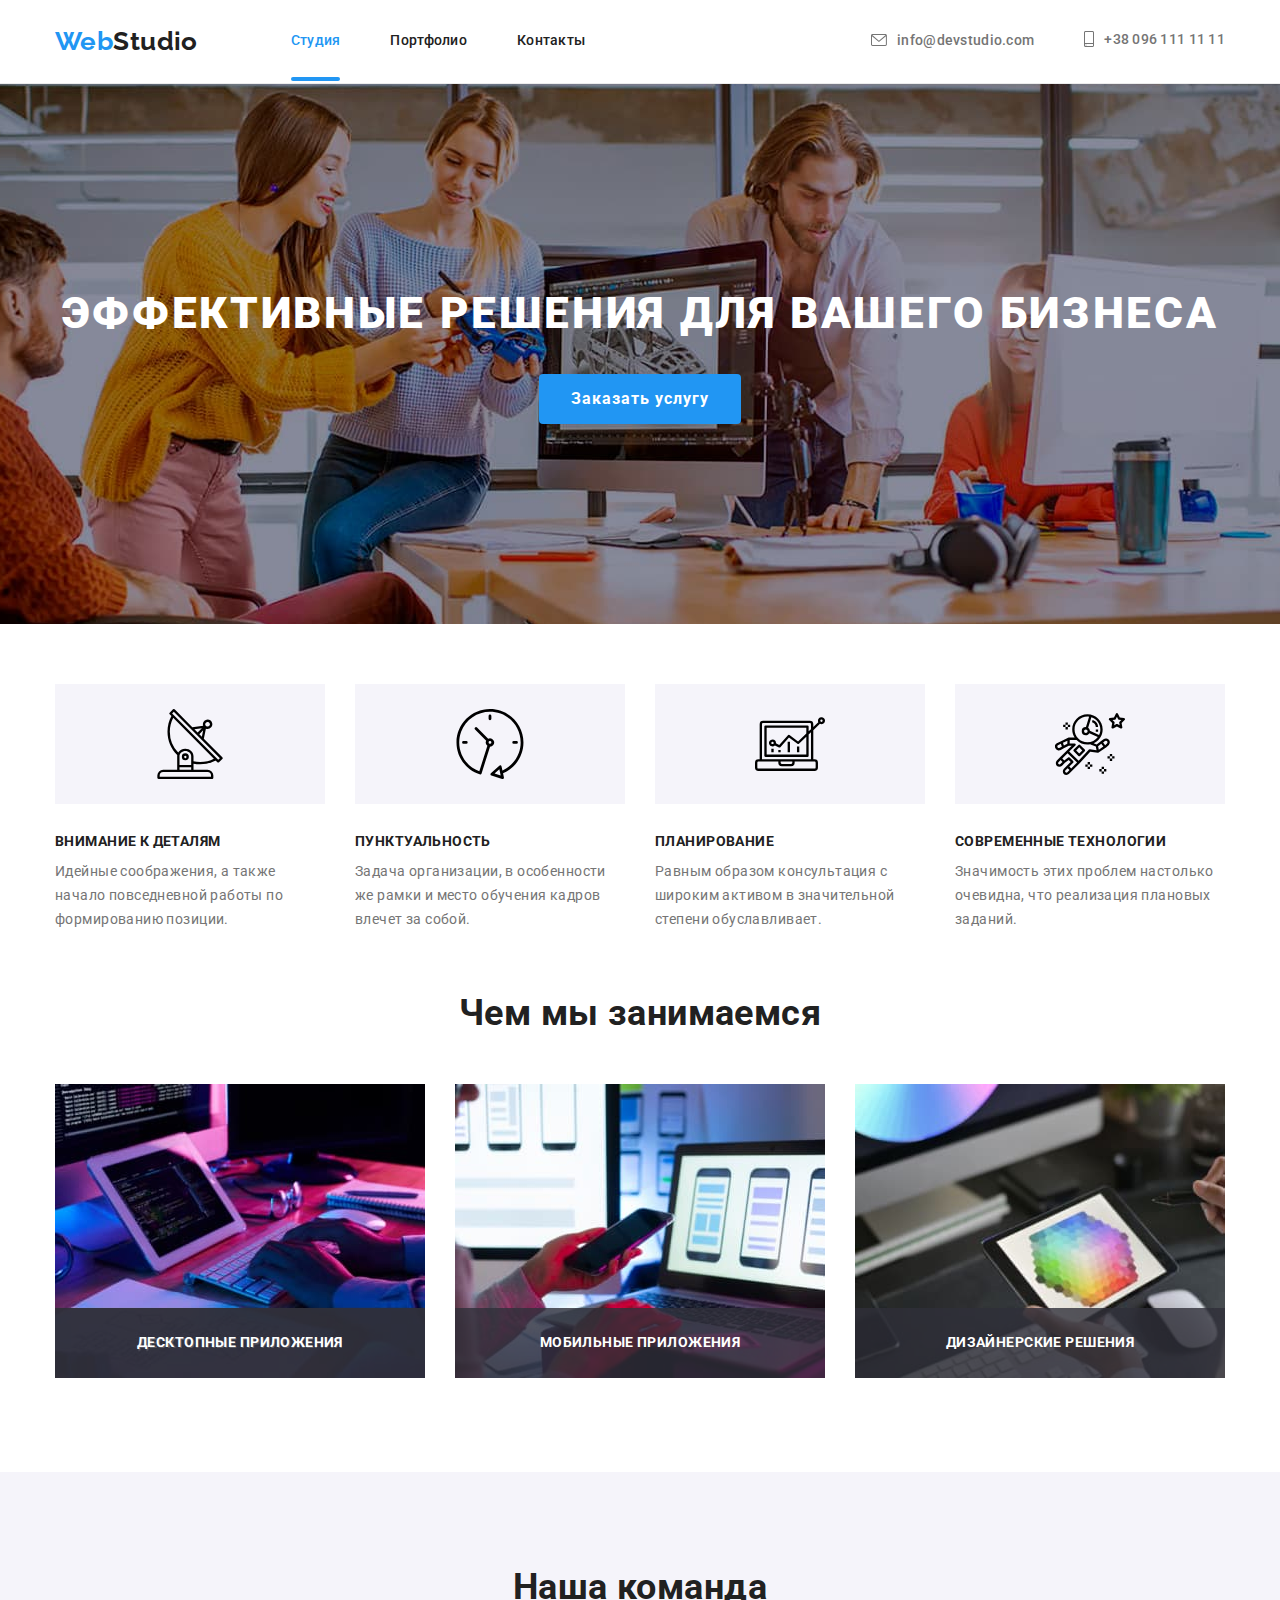
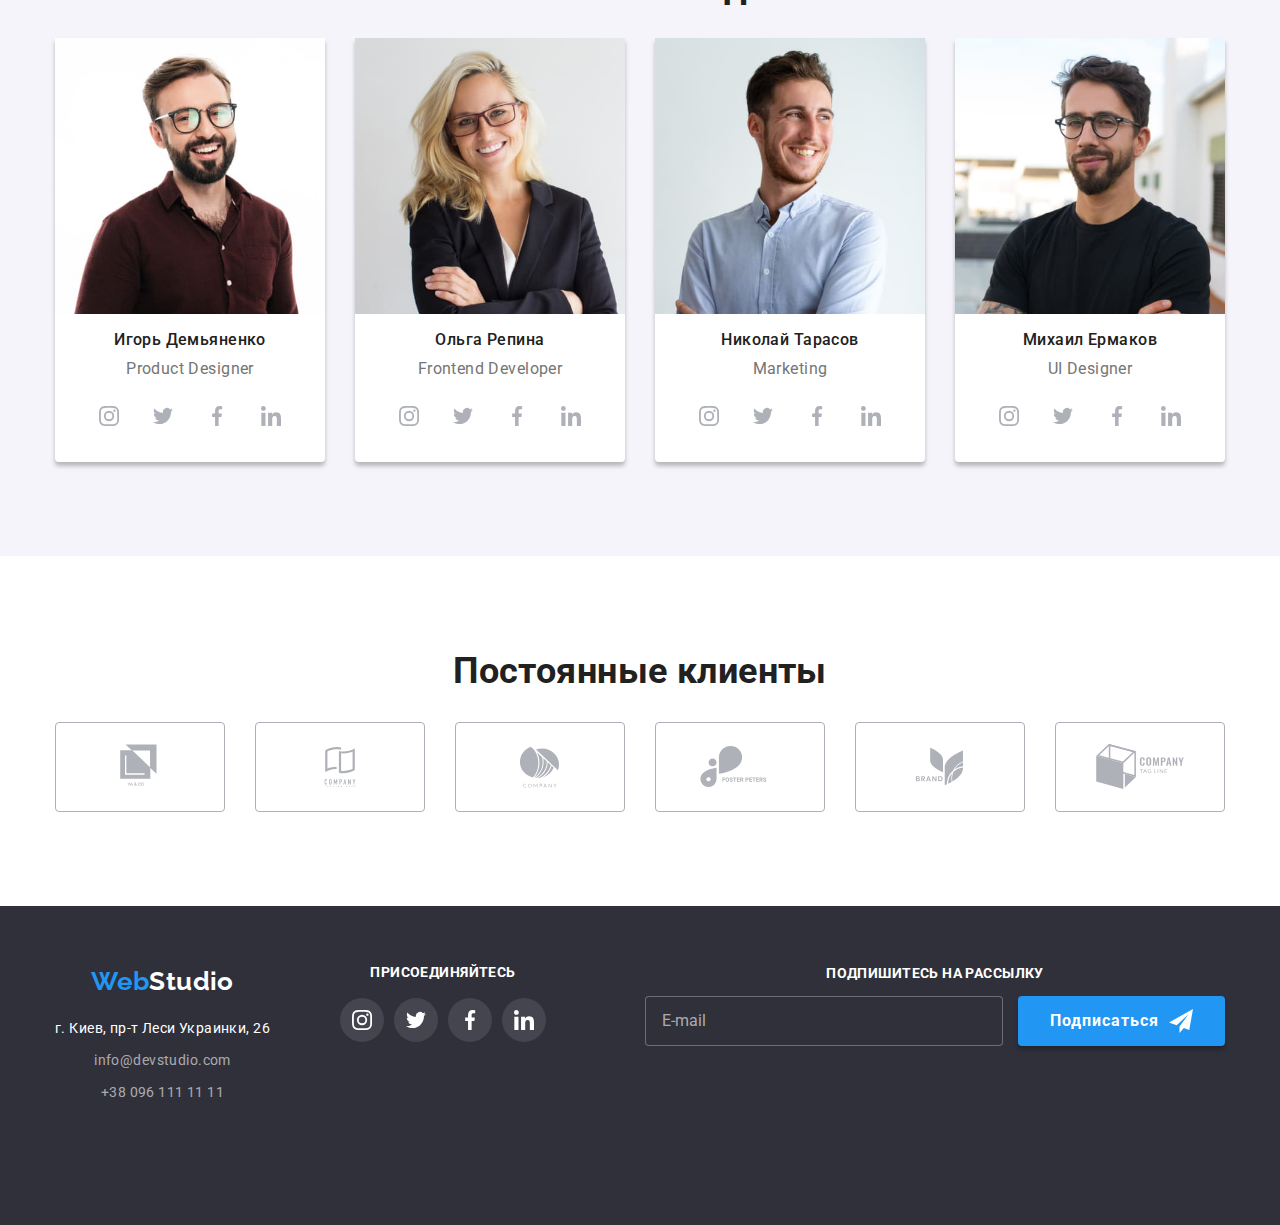
<file: index.html>
<!DOCTYPE html>
<html lang="ru">
<head>
    <meta charset="UTF-8">
    <meta name="viewport" content="width=device-width, initial-scale=1.0">
    <title>Документ</title>
    <link rel="stylesheet" href="https://cdnjs.cloudflare.com/ajax/libs/modern-normalize/1.0.0/modern-normalize.min.css">
    <link rel="preconnect" href="https://fonts.gstatic.com">
    <link href="https://fonts.googleapis.com/css2?family=Raleway:wght@700&family=Roboto:wght@400;500;700;900&display=swap"
        rel="stylesheet">
    <link rel="stylesheet" href="./css/main.min.css">
</head>
<body>
    <header class="header">
        <div class="conteiner header-conteiner">
        
            <nav class="nav">
            <a href="./index.html" class="logo"><span class="logo-web">Web</span>Studio</a>
        <div class="nav-menu">
            <ul class="nav-list list">
                <li class="item"><a href="./index.html" class="nav-link nav-current">Студия</a></li>
                <li class="item"><a href="./portfolio.html" class="nav-link">Портфолио</a></li>
                <li class="item"><a href="" class="nav-link">Контакты</a></li>
            </ul>
        </div>
            <button type="button" class="burger-cross" aria-label="Переключатель мобильного меню" data-menu-open>
                <svg width="40" height="40">
                    <use class="icon-burger" href="./images/symbol-defs.svg#icon-burger"></use>
                </svg>
            </button>

            <div class="phone-menu" id="phone-menu" data-menu>
                <button type="button" class="burger-cross" aria-label="Переключатель мобильного меню" data-menu-close>
                    <svg width="40" height="40">
                        <use class="icon-cross" href="./images/symbol-defs.svg#icon-cross"></use>
                    </svg>
                </button>
                <ul class="list">
                    <li class="item-menu"><a href="./index.html" class="menu-link nav-current">Студия</a></li>
                    <li class="item-menu"><a href="./portfolio.html" class="menu-link">Портфолио</a></li>
                    <li class="item-menu"><a href="" class="menu-link">Контакты</a></li>
                </ul>
                <div>
                 <ul class="menu-adress list">
                    <li class="item"><a href="tel:+380961111111" class="menu-tele">    
                        +38 096 111 11 11</a></li>
                    <li class="item"><a href="info@devstudio.com" class="menu-email">    
                        info@devstudio.com</a></li>    
                </ul>

                <ul class="menu-social list">
                    <li class="item"><a href="" class="menu-social__item">Instagram</a></li>
                    <li class="item"><a href="" class="menu-social__item">Twitter</a></li>
                    <li class="item"><a href="" class="menu-social__item">Facebook</a></li>
                    <li class="item"><a href="" class="menu-social__item">LinkedIn</a></li>
                </ul>   
                </div>
                
            </div>
        </nav>
        
            
        
        <ul class="adress-list list">
            <li class="item"><a href="info@devstudio.com" class="mail-tele">
                <svg class="adress-icon" width="16" height="12">
                    <use href="./images/symbol-defs.svg#icon-envelope"></use>
                </svg>
                info@devstudio.com</a></li>
            <li class="item"><a href="tel:+380961111111" class="mail-tele">
                <svg class="adress-icon" width="10" height="16">
                    <use href="./images/symbol-defs.svg#icon-smartphone"></use>
                </svg>
                +38 096 111 11 11</a></li>
        </ul>
        </div>
    </header>
    <main>
        <section class="hero">
            <div class="overlay">
                <h1>Эффективные решения для вашего бизнеса</h1>
            <button type="button" class="hero-button" data-modal-open>Заказать услугу</button>
            </div>
            
        </section>
       
        <section class="dignity">
            <div class="conteiner">
            <h2 class="visually-hidden">Достоинства</h2>
            <ul class="list dignity-list">
                <li class="item">
                    <div class="icon-bg">
                        <svg class="dignity-icon">
                            <use href="./images/symbol-defs.svg#icon-antenna"></use>
                        </svg>
                    </div>
                    <h3>Внимание к деталям</h3>
                    <p class="dignity-par">Идейные соображения, а также начало повседневной работы по формированию позиции.</p>
                </li>
                <li class="item">
                    <div class="icon-bg">
                        <svg class="dignity-icon">
                            <use href="./images/symbol-defs.svg#icon-clock"></use>
                        </svg>
                    </div>
                    <h3>Пунктуальность</h3>
                    <p class="dignity-par">Задача организации, в особенности же рамки и место обучения кадров влечет за собой.</p>
                </li>
                <li class="item">
                    <div class="icon-bg">
                        <svg class="dignity-icon">
                            <use href="./images/symbol-defs.svg#icon-diagram"></use>
                        </svg>
                    </div>
                    <h3>Планирование</h3>
                    <p class="dignity-par">Равным образом консультация с широким активом в значительной степени обуславливает.</p>
                </li>
                <li class="item">
                    <div class="icon-bg">
                        <svg class="dignity-icon">
                            <use href="./images/symbol-defs.svg#icon-astronaut"></use>
                        </svg>
                    </div>
                    <h3>Современные технологии</h3>
                    <p class="dignity-par">Значимость этих проблем настолько очевидна, что реализация плановых заданий.</p>
                </li>
            </ul>
            </div>
        </section>

        <section class="occupation">
            <div class="conteiner">
            <h2>Чем мы занимаемся</h2>
            <ul class="list occupation-list">
                <li class="item">
                    <a href="" class="occupation-link">
                        <img
                        srcset="./images/doing-1.jpg 1x, ./images/doing-1@2x.jpg 2x"
                        src="./images/doing-1.jpg" alt="печатаем на клавиатуре" width="370"></a>
                    <div class="occupation-overlay">
                        <p>десктопные приложения</p>
                    </div>
                </li>
                <li class="item">
                    <a href="">
                        <img
                        srcset="./images/doing-2.jpg 1x, ./images/doing-2@2x.jpg 2x"
                        src="./images/doing-2.jpg" alt="держим телефон перед ноутбуком" width="370"></a>
                    <div class="occupation-overlay">
                       <p>мобильные приложения</p>
                    </div>
                </li>
                <li class="item">
                    <a href="">
                        <img
                        srcset="./images/doing-3.jpg 1x, ./images/doing-3@2x.jpg 2x"
                        src="./images/doing-3.jpg" alt="выбираем цвет на планшете" width="370"></a>
                    <div class="occupation-overlay">
                        <p>дизайнерские решения</p>
                    </div>
                </li>
            </ul>
            </div>
        </section>

        <section class="team">
            <div class="conteiner">
            <h2>Наша команда</h2>
            <ul class="list team-list">
                <li class="item">
                    <a href=""><img
                        srcset="./images/desiner.jpg 1x, ./images/desiner@2x.jpg 2x"
                        src="./images/desiner.jpg" alt="дезайнер нашей команды" class="team-img"></a>
                    <h3>Игорь Демьяненко</h3>
                    <p lang="en" class="team-par">Product Designer</p>
                    <ul class="list social-list">
                        <li class="social-item">
                        <a class="social-link" href="">
                            <svg class="social-icon">
                                <use href="./images/symbol-defs.svg#icon-instagram"></use>
                            </svg>
                        </a>
                        </li>
                        <li class="social-item">
                            <a class="social-link" href="">
                                <svg class="social-icon">
                                    <use href="./images/symbol-defs.svg#icon-twitter"></use>
                                </svg>
                            </a>
                        </li>
                        <li class="social-item">
                            <a class="social-link" href="">
                                <svg class="social-icon">
                                    <use href="./images/symbol-defs.svg#icon-facebook"></use>
                                </svg>
                            </a>
                        </li>
                        <li class="social-item">
                            <a class="social-link" href="">
                                <svg class="social-icon">
                                    <use href="./images/symbol-defs.svg#icon-linkedin"></use>
                                </svg>
                            </a>
                        </li>
                    </ul>
                </li>
                <li class="item">
                    <a href=""><img
                        srcset="./images/developer.jpg 1x, ./images/developer@2x.jpg 2x"
                        src="./images/developer.jpg" alt="разработчик нашей команды" class="team-img"></a>
                    <h3>Ольга Репина</h3>
                    <p lang="en" class="team-par">Frontend Developer</p>
                    <ul class="list social-list">
                        <li class="social-item">
                            <a class="social-link" href="">
                                <svg class="social-icon">
                                    <use href="./images/symbol-defs.svg#icon-instagram"></use>
                                </svg>
                            </a>
                        </li>
                        <li class="social-item">
                            <a class="social-link" href="">
                                <svg class="social-icon">
                                    <use href="./images/symbol-defs.svg#icon-twitter"></use>
                                </svg>
                            </a>
                        </li>
                        <li class="social-item">
                            <a class="social-link" href="">
                                <svg class="social-icon">
                                    <use href="./images/symbol-defs.svg#icon-facebook"></use>
                                </svg>
                            </a>
                        </li>
                        <li class="social-item">
                            <a class="social-link" href="">
                                <svg class="social-icon">
                                    <use href="./images/symbol-defs.svg#icon-linkedin"></use>
                                </svg>
                            </a>
                        </li>
                    </ul>
                </li>
                <li class="item">
                    <a href=""><img
                        srcset="./images/marketing.jpg 1x, ./images/marketing@2x.jpg 2x"
                        src="./images/marketing.jpg" alt="маркетолог нашей команды" class="team-img"></a>
                    <h3>Николай Тарасов</h3>
                    <p lang="en" class="team-par">Marketing</p>
                    <ul class="list social-list">
                        <li class="social-item">
                            <a class="social-link" href="">
                                <svg class="social-icon">
                                    <use href="./images/symbol-defs.svg#icon-instagram"></use>
                                </svg>
                            </a>
                        </li>
                        <li class="social-item">
                            <a class="social-link" href="">
                                <svg class="social-icon">
                                    <use href="./images/symbol-defs.svg#icon-twitter"></use>
                                </svg>
                            </a>
                        </li>
                        <li class="social-item">
                            <a class="social-link" href="">
                                <svg class="social-icon">
                                    <use href="./images/symbol-defs.svg#icon-facebook"></use>
                                </svg>
                            </a>
                        </li>
                        <li class="social-item">
                            <a class="social-link" href="">
                                <svg class="social-icon">
                                    <use href="./images/symbol-defs.svg#icon-linkedin"></use>
                                </svg>
                            </a>
                        </li>
                    </ul>
                </li>
                <li class="item">
                    <a href=""><img
                        srcset="./images/ui-desiner.jpg 1x, ./images/ui-desiner@2x.jpg 2x"
                        src="./images/ui-desiner.jpg" alt="дезайнер интерфейса нашей команды"  class="team-img"></a>
                    <h3>Михаил Ермаков</h3>
                    <p lang="en" class="team-par">UI Designer</p>
                    <ul class="list social-list">
                        <li class="social-item">
                            <a class="social-link" href="">
                                <svg class="social-icon">
                                    <use href="./images/symbol-defs.svg#icon-instagram"></use>
                                </svg>
                            </a>
                        </li>
                        <li class="social-item">
                            <a class="social-link" href="">
                                <svg class="social-icon">
                                    <use href="./images/symbol-defs.svg#icon-twitter"></use>
                                </svg>
                            </a>
                        </li>
                        <li class="social-item">
                            <a class="social-link" href="">
                                <svg class="social-icon">
                                    <use href="./images/symbol-defs.svg#icon-facebook"></use>
                                </svg>
                            </a>
                        </li>
                        <li class="social-item">
                            <a class="social-link" href="">
                                <svg class="social-icon">
                                    <use href="./images/symbol-defs.svg#icon-linkedin"></use>
                                </svg>
                            </a>
                        </li>
                    </ul>
                </li>
            </ul>
            </div>
        </section>

        <section class="client conteiner">
            <div>
            <h2>Постоянные клиенты</h2>
            <ul class="list client-list">
                <li class="item">
                    <a class="client-link" href="">
                        <svg class="logo-icon" width="44.27" height="49.23">
                            <use href="./images/symbol-defs.svg#icon-logo-1"></use>
                        </svg>
                    </a>
                </li>
                <li class="item">
                    <a class="client-link" href="">
                        <svg class="logo-icon" width="40" height="52">
                            <use href="./images/symbol-defs.svg#icon-logo-2"></use>
                        </svg>
                    </a>
                </li>
                <li class="item">
                    <a class="client-link" href="">
                        <svg class="logo-icon" width="41" height="42.6">
                            <use href="./images/symbol-defs.svg#icon-logo-3"></use>
                        </svg>
                    </a>
                </li>
                <li class="item">
                    <a class="client-link" href="">
                        <svg class="logo-icon" width="79.66" height="42.02">
                            <use href="./images/symbol-defs.svg#icon-logo-4"></use>
                        </svg>
                    </a>
                </li>
                <li class="item">
                    <a class="client-link" href="">
                        <svg class="logo-icon"  width="59" height="47">
                            <use href="./images/symbol-defs.svg#icon-logo-5"></use>
                        </svg>
                    </a>
                </li>
                <li class="item">
                    <a class="client-link" href="">
                        <svg class="logo-icon"  width="88.48" height="45.44">
                            <use href="./images/symbol-defs.svg#icon-logo-6"></use>
                        </svg>
                    </a>
                </li>
            </ul>
            </div>
        </section>
            
            
    </main>

        <footer class="footer">
            <div class="conteiner footer-conteiner">
                <div class="adress-logo">
                    <a href="./index.html" class="logo footer-logo"><span class="logo-web">Web</span>Studio</a>
                    <address class="footer-address">
                        <span class="street item">г. Киев, пр-т Леси Украинки, 26</span>
                        <a href="info@devstudio.com" class="footer-link item">info@devstudio.com</a>
                        <a href="tel:+380961111111" class="footer-link item">+38 096 111 11 11</a>
                    </address>
                </div>
                <div>
                <p class="join-paragraph">присоединяйтесь</p>
                <ul class="list social-list">
                    <li class="footer-item">
                        <a class="social-link footer-social" href="">
                            <svg class="social-icon">
                                <use href="./images/symbol-defs.svg#icon-instagram"></use>
                            </svg>
                        </a>
                    </li>
                    <li class="footer-item">
                        <a class="social-link footer-social" href="">
                            <svg class="social-icon">
                                <use href="./images/symbol-defs.svg#icon-twitter"></use>
                            </svg>
                        </a>
                    </li>
                    <li class="footer-item">
                        <a class="social-link footer-social" href="">
                            <svg class="social-icon">
                                <use href="./images/symbol-defs.svg#icon-facebook"></use>
                            </svg>
                        </a>
                    </li>
                    <li class="footer-item">
                        <a class="social-link footer-social" href="">
                            <svg class="social-icon">
                                <use href="./images/symbol-defs.svg#icon-linkedin"></use>
                            </svg>
                        </a>
                    </li>
                </ul>
                </div>
                <div class="subscribe">
                    <p class="subscribe-title">подпишитесь на рассылку</p>
                    <input class="subscribe-input" type="email" name="subscribe" placeholder="E-mail" id="">
                    <button class="subscribe-button">Подписаться
                        <svg class="send-icon">
                            <use href="./images/symbol-defs.svg#icon-send"></use>
                        </svg>
                    </button>
                    
                </div>
            </div>
        </footer>

    <div class="backdrop is-hidden" data-modal>
        <div class="modal">
            <button class="modal-close" data-modal-close>
                <svg class="close-icon">
                    <use href="./images/symbol-defs.svg#icon-close-black"></use>
                </svg>
            </button>
            <p class="modal-title">Оставьте свои данные, мы вам перезвоним</p>
            <form action="" class="modal-form">
                <div class="form-section">
                    <label class="modal-label" for="firstname">Имя</label>
                    <div class="input-section">
                        <input class="modal-input" type="text" name="имя" id="firstname">
                        <svg class="modal-icon">
                        <use href="./images/symbol-defs.svg#icon-person"></use>
                        </svg>
                    </div>
                    
                </div>
                <div class="form-section">
                    <label class="modal-label" for="telephone">Телефон</label>
                    <div class="input-section">
                        <input class="modal-input" type="tel" name="телефон" id="telephone">
                        <svg class="modal-icon">
                        <use href="./images/symbol-defs.svg#icon-phone"></use>
                        </svg>
                    </div>
                    
                </div>
                <div class="form-section">
                    <label class="modal-label" for="email">Почта</label>
                    <div class="input-section">
                        <input class="modal-input" type="email" name="почта" id="email">
                        <svg class="modal-icon">
                        <use href="./images/symbol-defs.svg#icon-email"></use>
                        </svg>
                    </div>
                    
                </div>
                <div class="textarea">
                    <label class="modal-label" for="comments">Комментарий</label>
                    <textarea class="modal-input textarea-input" name="комментарии" id="comments" placeholder="Введите текст"></textarea>
                </div>
                <div class="checkbox-button">
                    <div class="modal-checkbox">
                    <label>
                        <input type="checkbox" name="agree" class="hidden-checkbox visually-hidden" id="checkbox">
                        <div class="checkbox-text">
                            Соглашаюсь с рассылкой и принимаю <a href="" class="contract">Условия договора</a>
                        </div> 
                        <div class="checkbox-icon"></div>     
                    </label>
                    </div>
                    <button class="hero-button">Отправить</button>
                </div>
                
            </form>
        </div>
    </div>
     
    <script src="./js/menu.js"></script>
    <script src="./js/modal.js"></script>
        
</body>
</html>
</file>
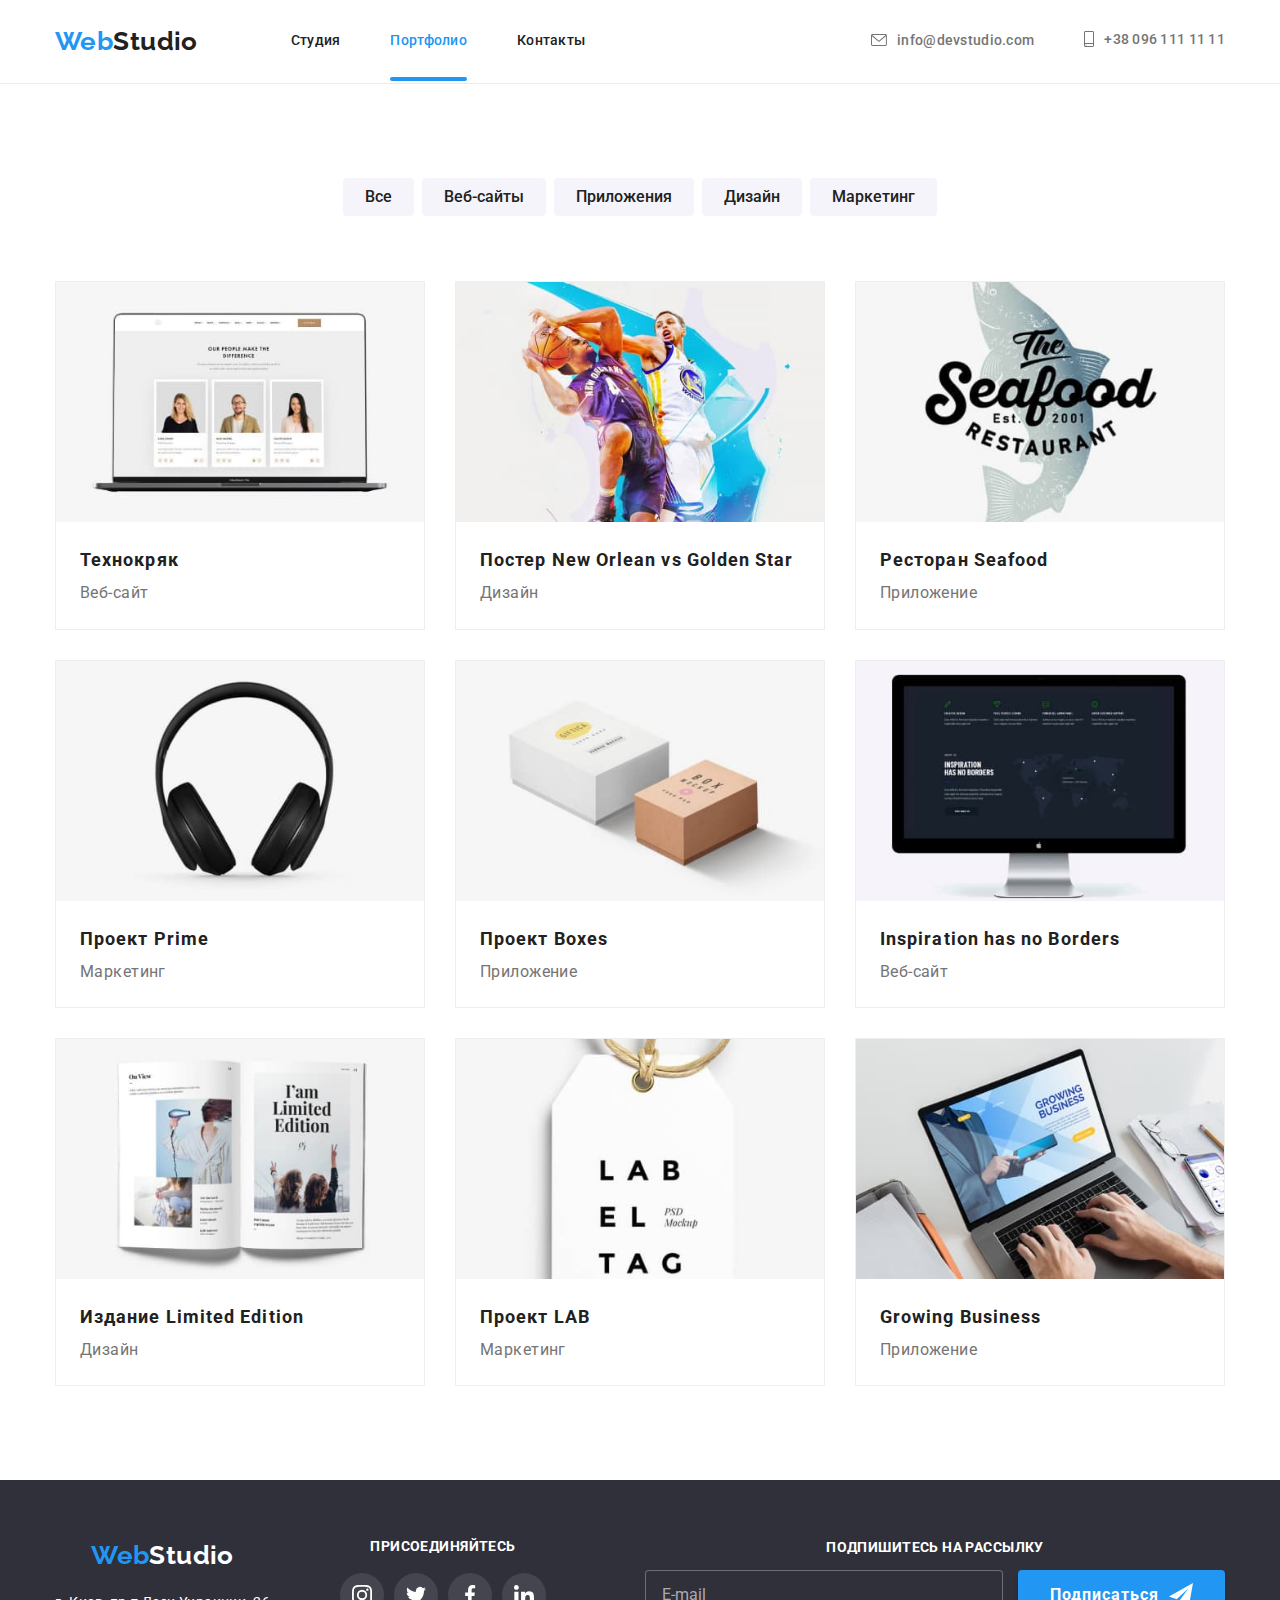
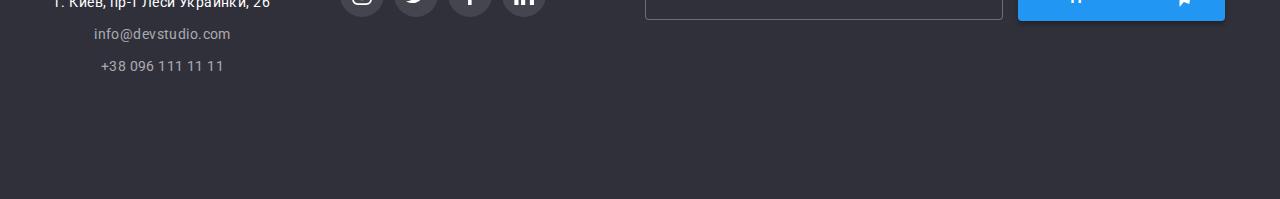
<file: portfolio.html>
<!DOCTYPE html>
<html lang="ru">
<head>
    <meta charset="UTF-8">
    <meta name="viewport" content="width=device-width, initial-scale=1.0">
    <title>Документ</title>
    <link rel="stylesheet"
        href="https://cdnjs.cloudflare.com/ajax/libs/modern-normalize/1.0.0/modern-normalize.min.css">
    <link rel="preconnect" href="https://fonts.gstatic.com">
    <link
        href="https://fonts.googleapis.com/css2?family=Raleway:wght@700&family=Roboto:wght@400;500;700;900&display=swap"
        rel="stylesheet">
    <link rel="stylesheet" href="./css/main.min.css">
</head>

<body>
    <header class="header">
        <div class="conteiner header-conteiner">
        
            <nav class="nav">
            <a href="./index.html" class="logo"><span class="logo-web">Web</span>Studio</a>
        <div class="nav-menu">
            <ul class="nav-list list">
                <li class="item"><a href="./index.html" class="nav-link">Студия</a></li>
                <li class="item"><a href="./portfolio.html" class="nav-link nav-current">Портфолио</a></li>
                <li class="item"><a href="" class="nav-link">Контакты</a></li>
            </ul>
        </div>
            <button type="button" class="burger-cross" aria-label="Переключатель мобильного меню" data-menu-open>
                <svg width="40" height="40">
                    <use class="icon-burger" href="./images/symbol-defs.svg#icon-burger"></use>
                </svg>
            </button>

            <div class="phone-menu" id="phone-menu" data-menu>
                <button type="button" class="burger-cross" aria-label="Переключатель мобильного меню" data-menu-close>
                    <svg width="40" height="40">
                        <use class="icon-cross" href="./images/symbol-defs.svg#icon-cross"></use>
                    </svg>
                </button>
                <ul class="list">
                    <li class="item-menu"><a href="./index.html" class="menu-link nav-current">Студия</a></li>
                    <li class="item-menu"><a href="./portfolio.html" class="menu-link">Портфолио</a></li>
                    <li class="item-menu"><a href="" class="menu-link">Контакты</a></li>
                </ul>
                <div>
                 <ul class="menu-adress list">
                    <li class="item"><a href="tel:+380961111111" class="menu-tele">    
                        +38 096 111 11 11</a></li>
                    <li class="item"><a href="info@devstudio.com" class="menu-email">    
                        info@devstudio.com</a></li>    
                </ul>

                <ul class="menu-social list">
                    <li class="item"><a href="" class="menu-social__item">Instagram</a></li>
                    <li class="item"><a href="" class="menu-social__item">Twitter</a></li>
                    <li class="item"><a href="" class="menu-social__item">Facebook</a></li>
                    <li class="item"><a href="" class="menu-social__item">LinkedIn</a></li>
                </ul>   
                </div>
                
            </div>
        </nav>
        
            
        
        <ul class="adress-list list">
            <li class="item"><a href="info@devstudio.com" class="mail-tele">
                <svg class="adress-icon" width="16" height="12">
                    <use href="./images/symbol-defs.svg#icon-envelope"></use>
                </svg>
                info@devstudio.com</a></li>
            <li class="item"><a href="tel:+380961111111" class="mail-tele">
                <svg class="adress-icon" width="10" height="16">
                    <use href="./images/symbol-defs.svg#icon-smartphone"></use>
                </svg>
                +38 096 111 11 11</a></li>
        </ul>
        </div>
    </header>
<main>
    
    <h1 class="visually-hidden">Портфолио</h1>
    <section class="portfolio">
        <div class="conteiner">
        <ul class="list button-list">
            <li class="item">
                <button type="button" class="portfolio-button">Все</button>
            </li>
            <li class="item">
                <button type="button" class="portfolio-button">Веб-сайты</button>
            </li>
            <li class="item">
                <button type="button" class="portfolio-button">Приложения</button>
            </li>
            <li class="item">
                <button type="button" class="portfolio-button">Дизайн</button>
            </li>
            <li class="item">
                <button type="button" class="portfolio-button">Маркетинг</button>
            </li>    
        </ul>

        <ul class="portfolio-link list">
            <li class="item">
                <a class="portfolio-card" href="">
                    <div class="portfolio-img">
                        <img 
                        srcset="./images/technocrack.jpg 1x, ./images/technocrack@2x.jpg 2x"
                        src="./images/technocrack.jpg" alt="">
                        <div class="card-overlay">
                            <p class="card-text">Технокряк это современная площадка распространения коронавируса. Компании используют эту платформу для цифрового
                                шпионажа и атак на защищённые сервера конкурентов.
                            </p>
                        </div>
                    </div>
                    <div class="portfolio-item">
                        <h2>Технокряк</h2>
                        <p>Веб-сайт</p>
                    </div>      
                </a>
            </li>
            <li class="item">
                <a class="portfolio-card" href="">
                    <div class="portfolio-img">
                        <img
                        srcset="./images/poster-orlean.jpg 1x, ./images/poster-orlean@2x.jpg 2x"
                        src="./images/poster-orlean.jpg" alt="">
                        <div class="card-overlay">
                            <p class="card-text">Технокряк это современная площадка распространения коронавируса. Компании используют эту
                                платформу для цифрового
                                шпионажа и атак на защищённые сервера конкурентов.
                            </p>
                        </div>
                    </div>
                    <div class="portfolio-item">
                        <h2>Постер New Orlean vs Golden Star</h2>
                        <p>Дизайн</p>
                    </div>
                </a>
            </li>
            <li class="item">
                <a class="portfolio-card" href="">
                    <div class="portfolio-img">
                        <img
                        srcset="./images/seafood.jpg 1x, ./images/seafood@2x.jpg 2x"
                        src="./images/seafood.jpg" alt="">
                        <div class="card-overlay">
                            <p class="card-text">Технокряк это современная площадка распространения коронавируса. Компании используют эту
                                платформу для цифрового
                                шпионажа и атак на защищённые сервера конкурентов.
                            </p>
                        </div>
                    </div>
                    <div class="portfolio-item">
                        <h2>Ресторан Seafood</h2>
                        <p>Приложение</p>
                    </div>
                </a>
            </li>
            <li class="item">
                <a class="portfolio-card" href="">
                    <div class="portfolio-img">
                        <img
                        srcset="./images/phones.jpg 1x, ./images/phones@2x.jpg 2x"
                        src="./images/phones.jpg" alt="">
                        <div class="card-overlay">
                            <p class="card-text">Технокряк это современная площадка распространения коронавируса. Компании используют эту
                                платформу для цифрового
                                шпионажа и атак на защищённые сервера конкурентов.
                            </p>
                        </div>
                    </div>
                    <div class="portfolio-item">
                        <h2>Проект Prime</h2>
                        <p>Маркетинг</p>
                    </div>
                </a>
            </li>
            <li class="item">
                <a class="portfolio-card" href="">
                    <div class="portfolio-img">
                        <img
                        srcset="./images/boxes.jpg 1x, ./images/boxes@2x.jpg 2x"
                        src="./images/boxes.jpg" alt="">
                        <div class="card-overlay">
                            <p class="card-text">Технокряк это современная площадка распространения коронавируса. Компании используют эту
                                платформу для цифрового
                                шпионажа и атак на защищённые сервера конкурентов.
                            </p>
                        </div>
                    </div>
                    <div class="portfolio-item">
                        <h2>Проект Boxes</h2>
                        <p>Приложение</p>
                    </div>
                </a>
            </li>
            <li class="item">
                <a class="portfolio-card" href="">
                    <div class="portfolio-img">
                        <img
                        srcset="./images/monitor.jpg 1x, ./images/monitor@2x.jpg 2x"
                        src="./images/monitor.jpg" alt="">
                        <div class="card-overlay">
                            <p class="card-text">Технокряк это современная площадка распространения коронавируса. Компании используют эту
                                платформу для цифрового
                                шпионажа и атак на защищённые сервера конкурентов.
                            </p>
                        </div>
                    </div>
                    <div class="portfolio-item">
                        <h2>Inspiration has no Borders</h2>
                        <p>Веб-сайт</p>
                    </div>
                </a>
            </li>
            <li class="item">
                <a class="portfolio-card" href="">
                    <div class="portfolio-img">
                        <img
                        srcset="./images/book.jpg 1x, ./images/book@2x.jpg 2x"
                        src="./images/book.jpg" alt="">
                        <div class="card-overlay">
                            <p class="card-text">Технокряк это современная площадка распространения коронавируса. Компании используют эту
                                платформу для цифрового
                                шпионажа и атак на защищённые сервера конкурентов.
                            </p>
                        </div>
                    </div>
                    <div class="portfolio-item">
                        <h2>Издание Limited Edition</h2>
                        <p>Дизайн</p>
                    </div>
                </a>
            </li>
            <li class="item">
                <a class="portfolio-card" href="">
                    <div class="portfolio-img">
                        <img
                        srcset="./images/lab.jpg 1x, ./images/lab@2x.jpg 2x"
                        src="./images/lab.jpg" alt="">
                        <div class="card-overlay">
                            <p class="card-text">Технокряк это современная площадка распространения коронавируса. Компании используют эту
                                платформу для цифрового
                                шпионажа и атак на защищённые сервера конкурентов.
                            </p>
                        </div>
                    </div>
                    <div class="portfolio-item">
                        <h2>Проект LAB</h2>
                        <p>Маркетинг</p>
                    </div>
                </a>
            </li>
            <li class="item">
                <a class="portfolio-card" href="">
                    <div class="portfolio-img">
                        <img
                        srcset="./images/notebook.jpg 1x, ./images/notebook@2x.jpg 2x"
                        src="./images/notebook.jpg" alt="">
                        <div class="card-overlay">
                            <p class="card-text">Технокряк это современная площадка распространения коронавируса. Компании используют эту
                                платформу для цифрового
                                шпионажа и атак на защищённые сервера конкурентов.
                            </p>
                        </div>
                    </div>
                    <div class="portfolio-item">
                        <h2>Growing Business</h2>
                        <p>Приложение</p>
                    </div>
                </a>
            </li>
        </ul>
        </div>
    </section>
</main>

    <footer class="footer">
        <div class="conteiner footer-conteiner">
            <div class="adress-logo">
                <a href="./index.html" class="logo footer-logo"><span class="logo-web">Web</span>Studio</a>
                <address class="footer-address">
                    <span class="street item">г. Киев, пр-т Леси Украинки, 26</span>
                    <a href="info@devstudio.com" class="footer-link item">info@devstudio.com</a>
                    <a href="tel:+380961111111" class="footer-link item">+38 096 111 11 11</a>
                </address>
            </div>
            <div>
                <p class="join-paragraph">присоединяйтесь</p>
                <ul class="list social-list">
                    <li class="footer-item">
                        <a class="social-link footer-social" href="">
                            <svg class="social-icon">
                                <use href="./images/symbol-defs.svg#icon-instagram"></use>
                            </svg>
                        </a>
                    </li>
                    <li class="footer-item">
                        <a class="social-link footer-social" href="">
                            <svg class="social-icon">
                                <use href="./images/symbol-defs.svg#icon-twitter"></use>
                            </svg>
                        </a>
                    </li>
                    <li class="footer-item">
                        <a class="social-link footer-social" href="">
                            <svg class="social-icon">
                                <use href="./images/symbol-defs.svg#icon-facebook"></use>
                            </svg>
                        </a>
                    </li>
                    <li class="footer-item">
                        <a class="social-link footer-social" href="">
                            <svg class="social-icon">
                                <use href="./images/symbol-defs.svg#icon-linkedin"></use>
                            </svg>
                        </a>
                    </li>
                </ul>
            </div>
            <div class="subscribe">
                <p class="subscribe-title">подпишитесь на рассылку</p>
                <input class="subscribe-input" type="email" name="subscribe" placeholder="E-mail" id="">
                <button class="subscribe-button">Подписаться
                    <svg class="send-icon">
                        <use href="./images/symbol-defs.svg#icon-send"></use>
                    </svg>
                </button>
    
            </div>
        </div>
    </footer>

    <script src="./js/menu.js"></script>
</body>
</file>
<file: css/main.min.css>
body{background-color:#ffffff;color:#212121;font-family:Roboto, sans-serif;font-size:14px;line-height:1.14;letter-spacing:0.03em}.conteiner{padding-left:15px;padding-right:15px;margin-left:auto;margin-right:auto}@media (min-width: 480px){.conteiner{width:480px}}@media (min-width: 768px){.conteiner{width:768px}}@media (min-width: 1200px){.conteiner{width:1200px}}.visually-hidden{position:absolute;clip:rect(0 0 0 0);width:1px;height:1px;margin:-1}.list{list-style:none;margin-top:0;margin-bottom:0;padding-left:0}img{display:block;max-width:100%;height:auto}.header{border-bottom:1px solid #ececec}@media screen and (min-width: 768px){.header-conteiner{display:-webkit-box;display:-ms-flexbox;display:flex;-webkit-box-align:center;-ms-flex-align:center;align-items:center}}.logo{padding-top:16px;padding-bottom:16px;color:#212121;text-decoration:none;font-family:Raleway;font-weight:700;font-size:26px;line-height:1.19}@media screen and (min-width: 768px){.logo{padding-top:26px;padding-bottom:26px}}.logo-web{color:#2196f3}.adress-list{display:none;margin-left:auto}@media screen and (min-width: 768px){.adress-list{display:block}}@media screen and (min-width: 1200px){.adress-list{display:-webkit-box;display:-ms-flexbox;display:flex;margin-left:auto;-webkit-box-align:center;-ms-flex-align:center;align-items:center}.adress-list .item+.item{margin-left:50px}}@media screen and (max-width: 1199px){.adress-list .item:not(:last-child){margin-bottom:10px}}.mail-tele{color:#757575;text-decoration:none;font-weight:500;letter-spacing:0.02em}.mail-tele:hover,.mail-tele:focus{color:#2196f3;-webkit-transition:250ms cubic-bezier(0.4, 0, 0.2, 1);transition:250ms cubic-bezier(0.4, 0, 0.2, 1)}@media screen and (min-width: 1200px){.mail-tele{display:-webkit-inline-box;display:-ms-inline-flexbox;display:inline-flex;-webkit-box-pack:center;-ms-flex-pack:center;justify-content:center;-webkit-box-align:center;-ms-flex-align:center;align-items:center}}.adress-icon{margin-right:10px;fill:currentColor}.nav{position:relative;display:-webkit-box;display:-ms-flexbox;display:flex;-webkit-box-align:center;-ms-flex-align:center;align-items:center;-webkit-box-pack:justify;-ms-flex-pack:justify;justify-content:space-between}.nav-list{display:none}@media screen and (min-width: 768px){.nav-list{display:-webkit-box;display:-ms-flexbox;display:flex;margin-left:88px}}@media screen and (min-width: 1200px){.nav-list{margin-left:93px}}.nav-list .item:not(:last-child){margin-right:50px}.nav-link{position:relative;display:block;padding-top:32px;padding-bottom:32px;color:#212121;text-decoration:none;font-weight:500;letter-spacing:0.02em}.nav-link:hover,.nav-link:focus{color:#2196f3;-webkit-transition:250ms cubic-bezier(0.4, 0, 0.2, 1);transition:250ms cubic-bezier(0.4, 0, 0.2, 1)}@media screen and (min-width: 768px){.nav-current{color:#2196f3}.nav-current::after{content:"";position:absolute;left:0;bottom:0;display:block;width:100%;height:4px;background-color:#2196f3;border-radius:2px}}.burger-cross{position:absolute;top:10px;right:15px;margin:0;padding:0;border:none;background-color:#fff;fill:#212121}.burger-cross:hover,.burger-cross:focus{fill:#2196f3}.burger-cross .burger-cross .icon-cross{display:none}.burger-cross .burger-cross.is-open .icon-cross{display:block}.burger-cross .burger-cross.is-open .icon-burger{display:none}@media screen and (min-width: 768px){.burger-cross{display:none}}.phone-menu{display:none}.phone-menu.is-open{display:-webkit-box;display:-ms-flexbox;display:flex;-webkit-box-orient:vertical;-webkit-box-direction:normal;-ms-flex-direction:column;flex-direction:column;-webkit-box-pack:justify;-ms-flex-pack:justify;justify-content:space-between}@media screen and (max-width: 767px){.phone-menu.is-open{margin-bottom:302px;padding-top:48px;position:absolute;top:0;left:0;width:100%;min-height:100vh;height:100%;padding:48px 83px 47px 40px;background-color:#fff}}@media screen and (min-width: 768px){.phone-menu.is-open{display:none}}.menu-link{display:-webkit-inline-box;display:-ms-inline-flexbox;display:inline-flex;color:#212121;text-decoration:none;font-weight:500;font-size:40px;line-height:1.17;letter-spacing:0.02em}.menu-link:not(:last-child){margin-bottom:32px}.menu-link:hover,.menu-link:focus{color:#2196f3;-webkit-transition:250ms cubic-bezier(0.4, 0, 0.2, 1);transition:250ms cubic-bezier(0.4, 0, 0.2, 1)}.menu-adress{margin-bottom:63px}.item-menu:not(:last-child){margin-bottom:32px}.menu-tele{display:block;margin-bottom:32px;text-decoration:none;font-weight:500;font-size:34px;line-height:1.18;letter-spacing:0.02em;color:#2196f3}.menu-email{text-decoration:none;font-size:24px;line-height:1.17;letter-spacing:0.02em;color:#757575}.menu-social{margin-top:auto;display:-webkit-box;display:-ms-flexbox;display:flex}.menu-social__item{font-weight:500;font-size:18px;line-height:1.22;letter-spacing:0.02em;text-decoration:none;color:#2196f3}.menu-social .item:not(:first-child){padding-left:10px}.menu-social .item:not(:last-child){padding-right:10px}.menu-social .item:not(:last-child){border-right:1px solid rgba(33,33,33,0.2)}.hero{background-color:#c4c4c4;text-align:center}.hero h1{margin-left:auto;margin-right:auto;margin-top:0;margin-bottom:30px;color:#fff;font-weight:900;font-size:26px;line-height:1.17;letter-spacing:0.06em;text-transform:uppercase}@media screen and (min-width: 1200px){.hero h1{font-weight:900;font-size:44px;line-height:1.36}}.overlay{margin-left:auto;margin-right:auto;padding-top:118px;padding-bottom:118px;background-image:-webkit-gradient(linear, left top, right top, from(rgba(47,48,58,0.4)), to(rgba(47,48,58,0.4))),url(../images/hero/logo-480.jpg);background-image:linear-gradient(to right, rgba(47,48,58,0.4), rgba(47,48,58,0.4)),url(../images/hero/logo-480.jpg);background-repeat:no-repeat;background-position:center}@media screen and (min-width: 1200px){.overlay{padding-top:200px;padding-bottom:200px}}@media screen and (min-device-pixel-ratio: 2), screen and (-webkit-min-device-pixel-ratio: 2), screen and (min-resolution: 192dpi), screen and (min-resolution: 2dppx){.overlay{background-image:url(../images/hero/logo-480@2x.jpg)}}@media screen and (min-width: 768px){.overlay{background-image:url(../images/hero/logo-768.jpg)}}@media screen and (min-width: 768px) and (min-device-pixel-ratio: 2), screen and (min-width: 768px) and (-webkit-min-device-pixel-ratio: 2), screen and (min-width: 768px) and (min-resolution: 192dpi), screen and (min-width: 768px) and (min-resolution: 2dppx){.overlay{background-image:url(../images/hero/logo-768@2x.jpg)}}@media screen and (min-width: 1200px){.overlay{background-image:url(../images/hero/logo-1200.jpg)}}@media screen and (min-width: 1200px) and (min-device-pixel-ratio: 2), screen and (min-width: 1200px) and (-webkit-min-device-pixel-ratio: 2), screen and (min-width: 1200px) and (min-resolution: 192dpi), screen and (min-width: 1200px) and (min-resolution: 2dppx){.overlay{background-image:url(../images/hero/logo-1200@2x.jpg)}}.hero-button{display:inline-block;border:0px;border-radius:4px;padding:10px 32px;min-width:200px;cursor:pointer;color:#fff;background-color:#2196f3;font-weight:700;font-size:16px;line-height:1.88;text-align:center;letter-spacing:0.06em}.dignity{padding-top:60px;padding-bottom:60px}.dignity h3{margin-top:0;margin-bottom:10px;text-align:center;font-weight:700;font-size:14px;text-transform:uppercase}@media screen and (min-width: 768px){.dignity h3{text-align:left}}.dignity-icon{width:70px;height:70px}@media screen and (min-width: 768px){.dignity-list{display:-webkit-box;display:-ms-flexbox;display:flex;-ms-flex-wrap:wrap;flex-wrap:wrap;margin:-15px}.dignity-list .item{width:calc((100% - 2 * 30px) / 2);margin:15px}}@media screen and (min-width: 1200px){.dignity-list .item{width:270px}}.dignity-par{color:#757575;line-height:1.71;margin-top:0;margin-bottom:0px}.dignity-par :not(:last-child){margin-bottom:30px}.icon-bg{display:-webkit-box;display:-ms-flexbox;display:flex;-webkit-box-align:center;-ms-flex-align:center;align-items:center;-webkit-box-pack:center;-ms-flex-pack:center;justify-content:center;height:120px;margin-bottom:30px;background-color:#f5f4fa}.occupation{padding-bottom:94px}@media screen and (max-width: 1199px){.occupation{display:none}}.occupation h2{margin-top:0;margin-bottom:50px;font-weight:700;font-size:36px;line-height:1.17;text-align:center}.occupation-list{display:-webkit-box;display:-ms-flexbox;display:flex}.occupation-list .item:not(:last-child){margin-right:30px}.occupation-list .item{position:relative}.occupation-list img{display:block}.occupation-overlay{position:absolute;bottom:0;pointer-events:none;width:100%;height:70px;text-align:center;padding:27px;font-weight:700;font-size:14px;line-height:1.1;letter-spacing:0.03em;text-transform:uppercase;color:#fff;background-color:rgba(47,48,58,0.8)}.occupation-overlay p{margin:0}.team{padding-top:60px;padding-bottom:60px;background-color:#f5f4fa}@media screen and (min-width: 1200px){.team{padding-top:94px;padding-bottom:94px}}.team h2{margin-top:0;margin-bottom:30px;font-weight:700;font-size:28px;line-height:1.17;text-align:center}@media screen and (min-width: 1200px){.team h2{font-size:36px;line-height:1.17}}.team h3{margin-bottom:10px;font-weight:500;font-size:16px;line-height:1.19;text-align:center}.team-img{width:100%}.team-list .item{display:block;padding-bottom:24px;margin-bottom:30px;background-color:#fff;border-radius:0 0 4px 4px;-webkit-box-shadow:0px 4px 4px rgba(0,0,0,0.25);box-shadow:0px 4px 4px rgba(0,0,0,0.25)}.team-list.item:not(:last-child){margin-bottom:0}@media screen and (min-width: 768px){.team-list{display:-webkit-box;display:-ms-flexbox;display:flex;-ms-flex-wrap:wrap;flex-wrap:wrap;margin:-15px}.team-list .item{width:calc((100% - 2 * 30px) / 2);margin:15px}}@media screen and (min-width: 1200px){.team-list .item{width:calc((100% - 4 * 30px) / 4);margin:15px}}.team-par{margin-top:0;margin-bottom:16px;color:#757575;font-size:16px;line-height:1.19;text-align:center}.social-list{display:-webkit-box;display:-ms-flexbox;display:flex;-webkit-box-pack:center;-ms-flex-pack:center;justify-content:center}.social-item:not(:last-child){margin-right:10px}.social-link{display:-webkit-inline-box;display:-ms-inline-flexbox;display:inline-flex;-webkit-box-align:center;-ms-flex-align:center;align-items:center;-webkit-box-pack:center;-ms-flex-pack:center;justify-content:center;width:44px;height:44px;border-radius:50%;color:#afb1b8}.social-link:hover,.social-link:focus{background-color:#2196f3;color:#fff;-webkit-transition:250ms cubic-bezier(0.4, 0, 0.2, 1);transition:250ms cubic-bezier(0.4, 0, 0.2, 1)}.social-icon{width:20px;height:20px;fill:currentColor}.social-icon:hover{fill:#fff;-webkit-transition:250ms cubic-bezier(0.4, 0, 0.2, 1);transition:250ms cubic-bezier(0.4, 0, 0.2, 1)}.client{padding-top:60px;padding-bottom:60px}@media screen and (min-width: 1200px){.client{padding-top:94px;padding-bottom:94px}}.client h2{margin-top:0;margin-bottom:30px;font-weight:700;font-size:28px;line-height:1.17;text-align:center}@media screen and (min-width: 1200px){.client h2{font-size:36px;line-height:42px}}.client-list{display:-webkit-box;display:-ms-flexbox;display:flex;-ms-flex-wrap:wrap;flex-wrap:wrap;margin:-15px}.client-list .item{width:calc((100% - 2 * 30px) / 2);margin:15px}@media screen and (min-width: 768px){.client-list .item{width:calc((100% - 3 * 30px) / 3);margin:15px}}@media screen and (min-width: 1200px){.client-list .item{width:calc((100% - 6 * 30px) / 6);margin:15px}}.client-link{display:-webkit-inline-box;display:-ms-inline-flexbox;display:inline-flex;-webkit-box-align:center;-ms-flex-align:center;align-items:center;-webkit-box-pack:center;-ms-flex-pack:center;justify-content:center;width:100%;height:90px;border:1px solid #afb1b8;border-radius:4px;color:#afb1b8}.client-link:hover,.client-link:focus{border-color:#2196f3;color:#2196f3;-webkit-transition:250ms cubic-bezier(0.4, 0, 0.2, 1);transition:250ms cubic-bezier(0.4, 0, 0.2, 1)}.logo-icon{fill:currentColor}.footer{padding-top:60px;padding-bottom:60px;background-color:#2f303a;text-align:center}.footer-conteiner{display:-webkit-box;display:-ms-flexbox;display:flex;-ms-flex-wrap:wrap;flex-wrap:wrap;-ms-flex-pack:distribute;justify-content:space-around}@media screen and (max-width: 479px){.footer-conteiner{-webkit-box-align:center;-ms-flex-align:center;align-items:center}}@media screen and (max-width: 768px){.footer-conteiner{-webkit-box-orient:vertical;-webkit-box-direction:normal;-ms-flex-direction:column;flex-direction:column}}@media screen and (min-width: 1200px){.adress-logo{margin-right:70px}}.footer-logo{display:block;margin:0 0 20px 0;padding:0;color:#fff}.footer-address{margin-bottom:60px;font-style:normal;line-height:1.71}.footer-address .item{display:block}.footer-address .item:not(:last-child){margin-bottom:8px}.footer-link{padding:0;color:rgba(255,255,255,0.6);text-decoration:none;font-size:14px}.footer-link:hover,.footer-link:focus{color:#2196f3;-webkit-transition:250ms cubic-bezier(0.4, 0, 0.2, 1);transition:250ms cubic-bezier(0.4, 0, 0.2, 1)}.street{color:#fff}.footer-social{margin-bottom:60px;background-color:rgba(255,255,255,0.1);color:#fff}.footer-item:not(:last-child){margin-right:10px}.join-paragraph{margin-top:0;margin-bottom:20px;color:#fff;font-weight:700;font-size:14px;line-height:0.86;text-transform:uppercase}@media screen and (min-width: 1200px){.subscribe{margin-left:auto}}.subscribe-title{font-weight:700;text-transform:uppercase;margin-top:0;color:#fff}.subscribe-input{margin-bottom:20px;width:100%;height:50px;border:1px solid rgba(255,255,255,0.3);border-radius:4px;padding-left:16px;color:rgba(255,255,255,0.6);background-color:#2f303a}@media screen and (min-width: 768px){.subscribe-input{width:358px;margin-right:12px}}@media screen and (min-width: 1200px){.subscribe-input{margin-bottom:0}}.subscribe-input:focus{outline:none}.subscribe-input::-webkit-input-placeholder{font-size:16px;line-height:1.25;color:rgba(255,255,255,0.6)}.subscribe-input:-ms-input-placeholder{font-size:16px;line-height:1.25;color:rgba(255,255,255,0.6)}.subscribe-input::-ms-input-placeholder{font-size:16px;line-height:1.25;color:rgba(255,255,255,0.6)}.subscribe-input::placeholder{font-size:16px;line-height:1.25;color:rgba(255,255,255,0.6)}.subscribe-button{display:-webkit-inline-box;display:-ms-inline-flexbox;display:inline-flex;border:0px;border-radius:4px;padding:10px 32px;min-width:20px;cursor:pointer;-webkit-box-align:center;-ms-flex-align:center;align-items:center;-webkit-box-pack:center;-ms-flex-pack:center;justify-content:center;color:#fff;background-color:#2196f3;-webkit-box-shadow:0px 4px 4px rgba(0,0,0,0.25);box-shadow:0px 4px 4px rgba(0,0,0,0.25);font-weight:700;font-size:16px;line-height:1.88;text-align:center;letter-spacing:0.06em}.send-icon{width:24px;height:24px;margin-left:10px;fill:currentColor}.portfolio{padding-top:94px;padding-bottom:94px}.portfolio-link .item{border:1px solid #eee}@media screen and (min-width: 768px){.portfolio-link{display:-webkit-box;display:-ms-flexbox;display:flex;-ms-flex-wrap:wrap;flex-wrap:wrap;margin:-15px}.portfolio-link .item{width:calc((100% - 2 * 30px) / 2);margin:15px}}@media screen and (min-width: 1200px){.portfolio-link .item{width:calc((100% - 3 * 30px) / 3);margin:15px}}.portfolio-link a{margin:0;text-decoration:none}.portfolio-link h2{margin:0;color:#212121;font-weight:700;font-size:18px;line-height:2;letter-spacing:0.06em}.portfolio-item{padding:20px 24px;color:#757575;font-size:16px;line-height:1.88}.portfolio-item p{margin:0}.portfolio-button{padding:6px 22px;border:0;border-radius:4px;color:#212121;background-color:#f5f4fa;font-weight:500;font-size:16px;line-height:1.63;text-align:center}.portfolio-button:hover,.portfolio-button:focus{color:#fff;background-color:#2196f3;-webkit-transition:250ms cubic-bezier(0.4, 0, 0.2, 1);transition:250ms cubic-bezier(0.4, 0, 0.2, 1);-webkit-box-shadow:0px 4px 4px rgba(0,0,0,0.25);box-shadow:0px 4px 4px rgba(0,0,0,0.25)}.button-list{display:-webkit-box;display:-ms-flexbox;display:flex;-ms-flex-wrap:wrap;flex-wrap:wrap;padding-bottom:50px}@media screen and (min-width: 768px){.button-list{-webkit-box-pack:center;-ms-flex-pack:center;justify-content:center}}.button-list .item:not(:last-child){margin-right:8px;margin-bottom:15px}.portfolio-card{display:block}.portfolio-link img{display:block}.portfolio-img{position:relative;overflow:hidden}.card-overlay{position:absolute;width:100%;height:100%;top:0;left:0;-webkit-transform:translateY(100%);transform:translateY(100%);font-size:18px;line-height:1.5;color:#fff;background-color:rgba(33,150,243,0.9);-webkit-transition:-webkit-transform 250ms cubic-bezier(0.4, 0, 0.2, 1);transition:-webkit-transform 250ms cubic-bezier(0.4, 0, 0.2, 1);transition:transform 250ms cubic-bezier(0.4, 0, 0.2, 1);transition:transform 250ms cubic-bezier(0.4, 0, 0.2, 1), -webkit-transform 250ms cubic-bezier(0.4, 0, 0.2, 1)}.card-text{position:absolute;padding:24px 63px}.portfolio-card:hover,.portfolio-card:focus{-webkit-box-shadow:0px 4px 4px rgba(0,0,0,0.25);box-shadow:0px 4px 4px rgba(0,0,0,0.25);-webkit-transition:250ms cubic-bezier(0.4, 0, 0.2, 1);transition:250ms cubic-bezier(0.4, 0, 0.2, 1)}.portfolio-card:hover .card-overlay,.portfolio-card:hover .card-overlay,.portfolio-card:focus .card-overlay,.portfolio-card:focus .card-overlay{-webkit-transform:translateY(0);transform:translateY(0)}.backdrop{position:fixed;top:0;left:0;width:100%;height:100%;background-color:rgba(0,0,0,0.2)}.modal{position:absolute;width:450px;height:609px;top:50%;left:50%;-webkit-transform:translate(-50%, -50%);transform:translate(-50%, -50%);background-color:#fff;border-radius:4px;-webkit-box-shadow:0px 1px 3px rgba(0,0,0,0.12),0px 1px 1px rgba(0,0,0,0.14),0px 2px 1px rgba(0,0,0,0.2);box-shadow:0px 1px 3px rgba(0,0,0,0.12),0px 1px 1px rgba(0,0,0,0.14),0px 2px 1px rgba(0,0,0,0.2)}.modal-close{position:absolute;top:8px;right:8px;display:-webkit-inline-box;display:-ms-inline-flexbox;display:inline-flex;-webkit-box-align:center;-ms-flex-align:center;align-items:center;-webkit-box-pack:center;-ms-flex-pack:center;justify-content:center;width:30px;height:30px;background-color:#fff;border-color:rgba(0,0,0,0.1);border-radius:50%}.modal-close:hover,.modal-close:focus{fill:#2196f3;cursor:pointer;-webkit-transition:250ms cubic-bezier(0.4, 0, 0.2, 1);transition:250ms cubic-bezier(0.4, 0, 0.2, 1)}.close-icon{width:30px;height:30px;color:#212121}.is-hidden{opacity:0;pointer-events:none}.modal-title{color:#212121;font-weight:700;font-size:20px;text-align:center;margin-top:0;margin-bottom:12px;padding:40px 40px 0 40px}.modal-form{width:370px;margin:0 auto}.form-section{display:-webkit-box;display:-ms-flexbox;display:flex;-webkit-box-orient:vertical;-webkit-box-direction:normal;-ms-flex-direction:column;flex-direction:column;margin-bottom:10px}.modal-label{color:#757575;font-size:12px;line-height:1.17;letter-spacing:0.01em;margin-bottom:4px}.modal-input{width:100%;height:40px;padding-left:42px;border:1px solid rgba(33,33,33,0.2);border-radius:4px}.modal-input:focus{outline:none;border-color:#2196f3;-webkit-transition:250ms cubic-bezier(0.4, 0, 0.2, 1);transition:250ms cubic-bezier(0.4, 0, 0.2, 1)}.modal-input:focus+.modal-icon{color:#2196f3;-webkit-transition:250ms cubic-bezier(0.4, 0, 0.2, 1);transition:250ms cubic-bezier(0.4, 0, 0.2, 1)}.modal-icon{position:absolute;left:12px;top:50%;-webkit-transform:translateY(-50%);transform:translateY(-50%);width:18px;height:18px;fill:currentColor}.input-section{position:relative;color:#212121}.textarea{display:-webkit-box;display:-ms-flexbox;display:flex;-webkit-box-orient:vertical;-webkit-box-direction:normal;-ms-flex-direction:column;flex-direction:column;margin-bottom:20px}.checkbox-button{text-align:center}.modal-checkbox{position:relative;margin-bottom:30px}.checkbox-icon{display:inline-block;position:absolute;left:0;top:50%;-webkit-transform:translateY(-50%);transform:translateY(-50%);width:16px;height:15px;border:2px solid #212121;border-radius:2px}.hidden-checkbox:checked ~ .checkbox-icon{border-color:#2196f3;background-image:url(../images/icon-check.svg);background-color:#2196f3;background-size:contain;background-origin:border-box;-webkit-transition:250ms cubic-bezier(0.4, 0, 0.2, 1);transition:250ms cubic-bezier(0.4, 0, 0.2, 1)}.checkbox-text{margin-left:24px;font-size:12px;line-height:1.17}.contract{color:#2196f3;text-decoration-skip-ink:none}.textarea-input{padding:12px 16px;height:138px;resize:none}.textarea::-webkit-input-placeholder{letter-spacing:0.01em;color:rgba(117,117,117,0.5)}.textarea:-ms-input-placeholder{letter-spacing:0.01em;color:rgba(117,117,117,0.5)}.textarea::-ms-input-placeholder{letter-spacing:0.01em;color:rgba(117,117,117,0.5)}.textarea::placeholder{letter-spacing:0.01em;color:rgba(117,117,117,0.5)}
/*# sourceMappingURL=main.min.css.map */
</file>
